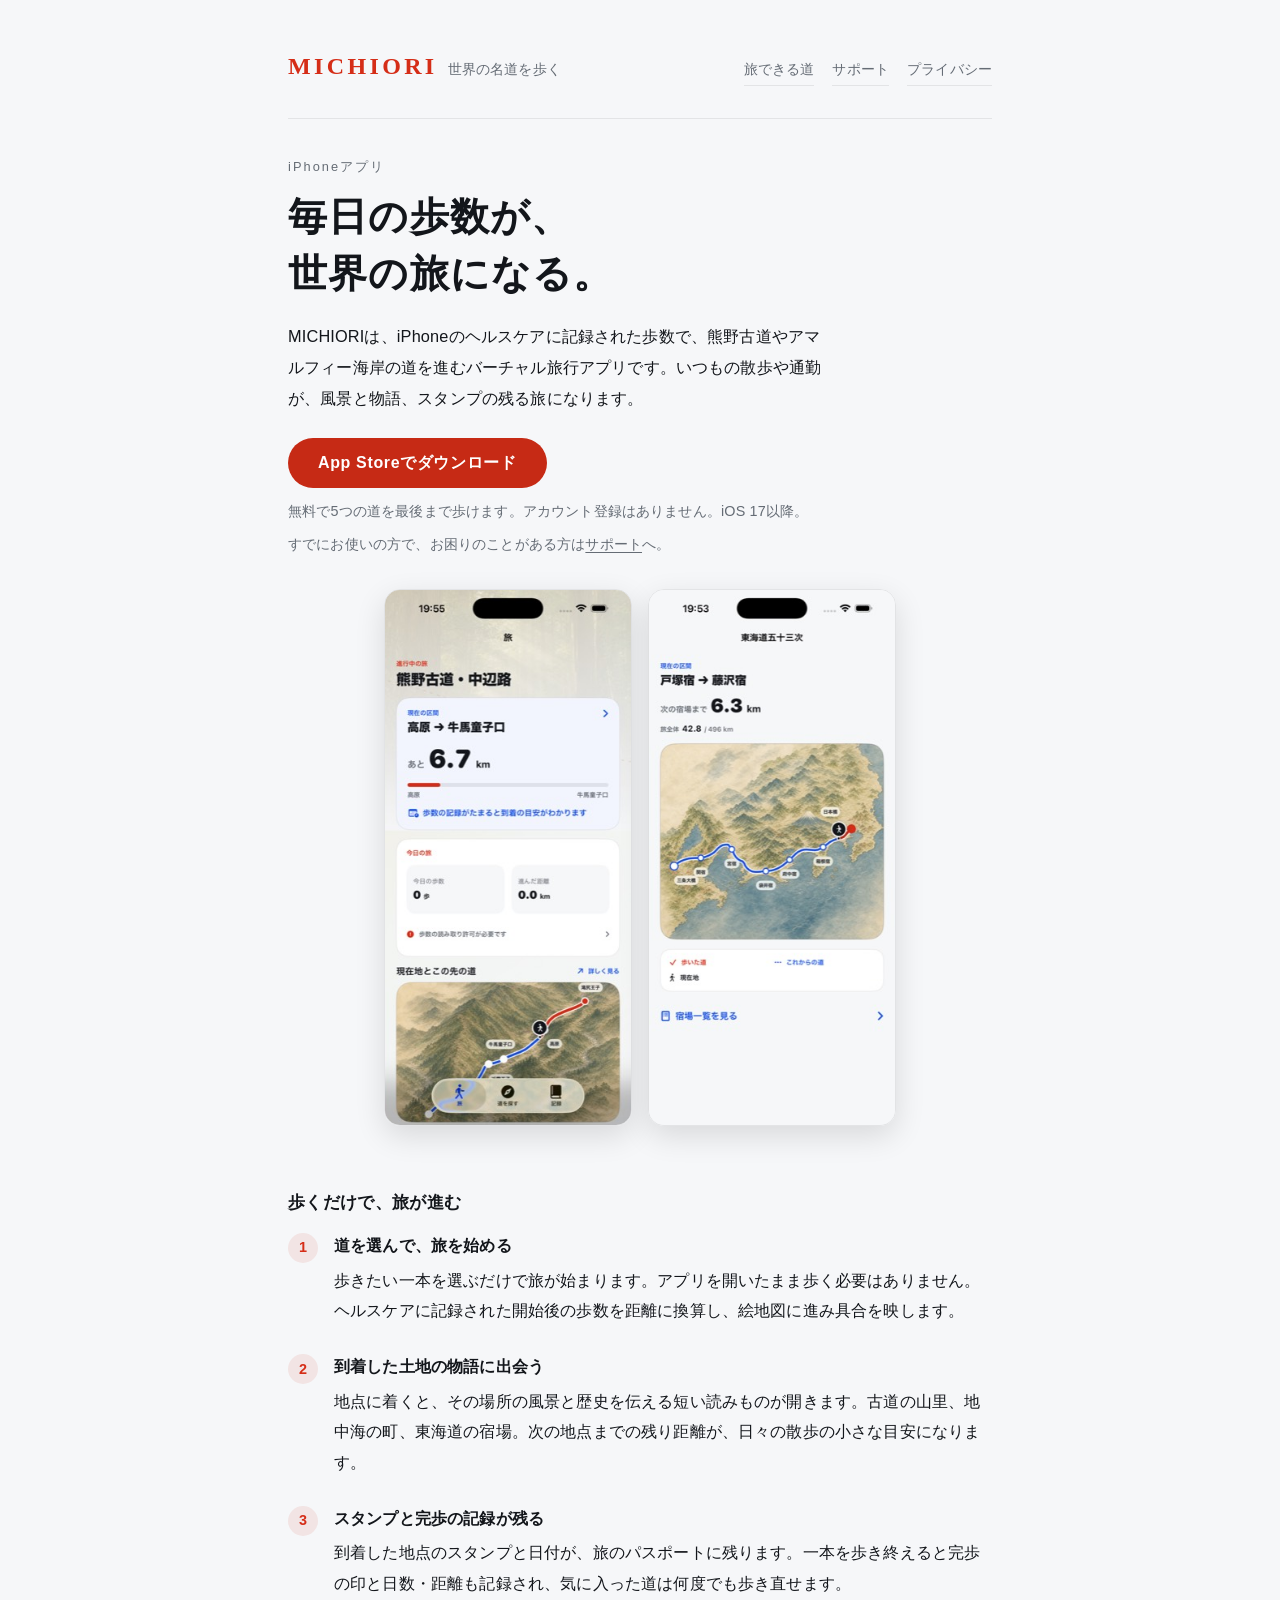
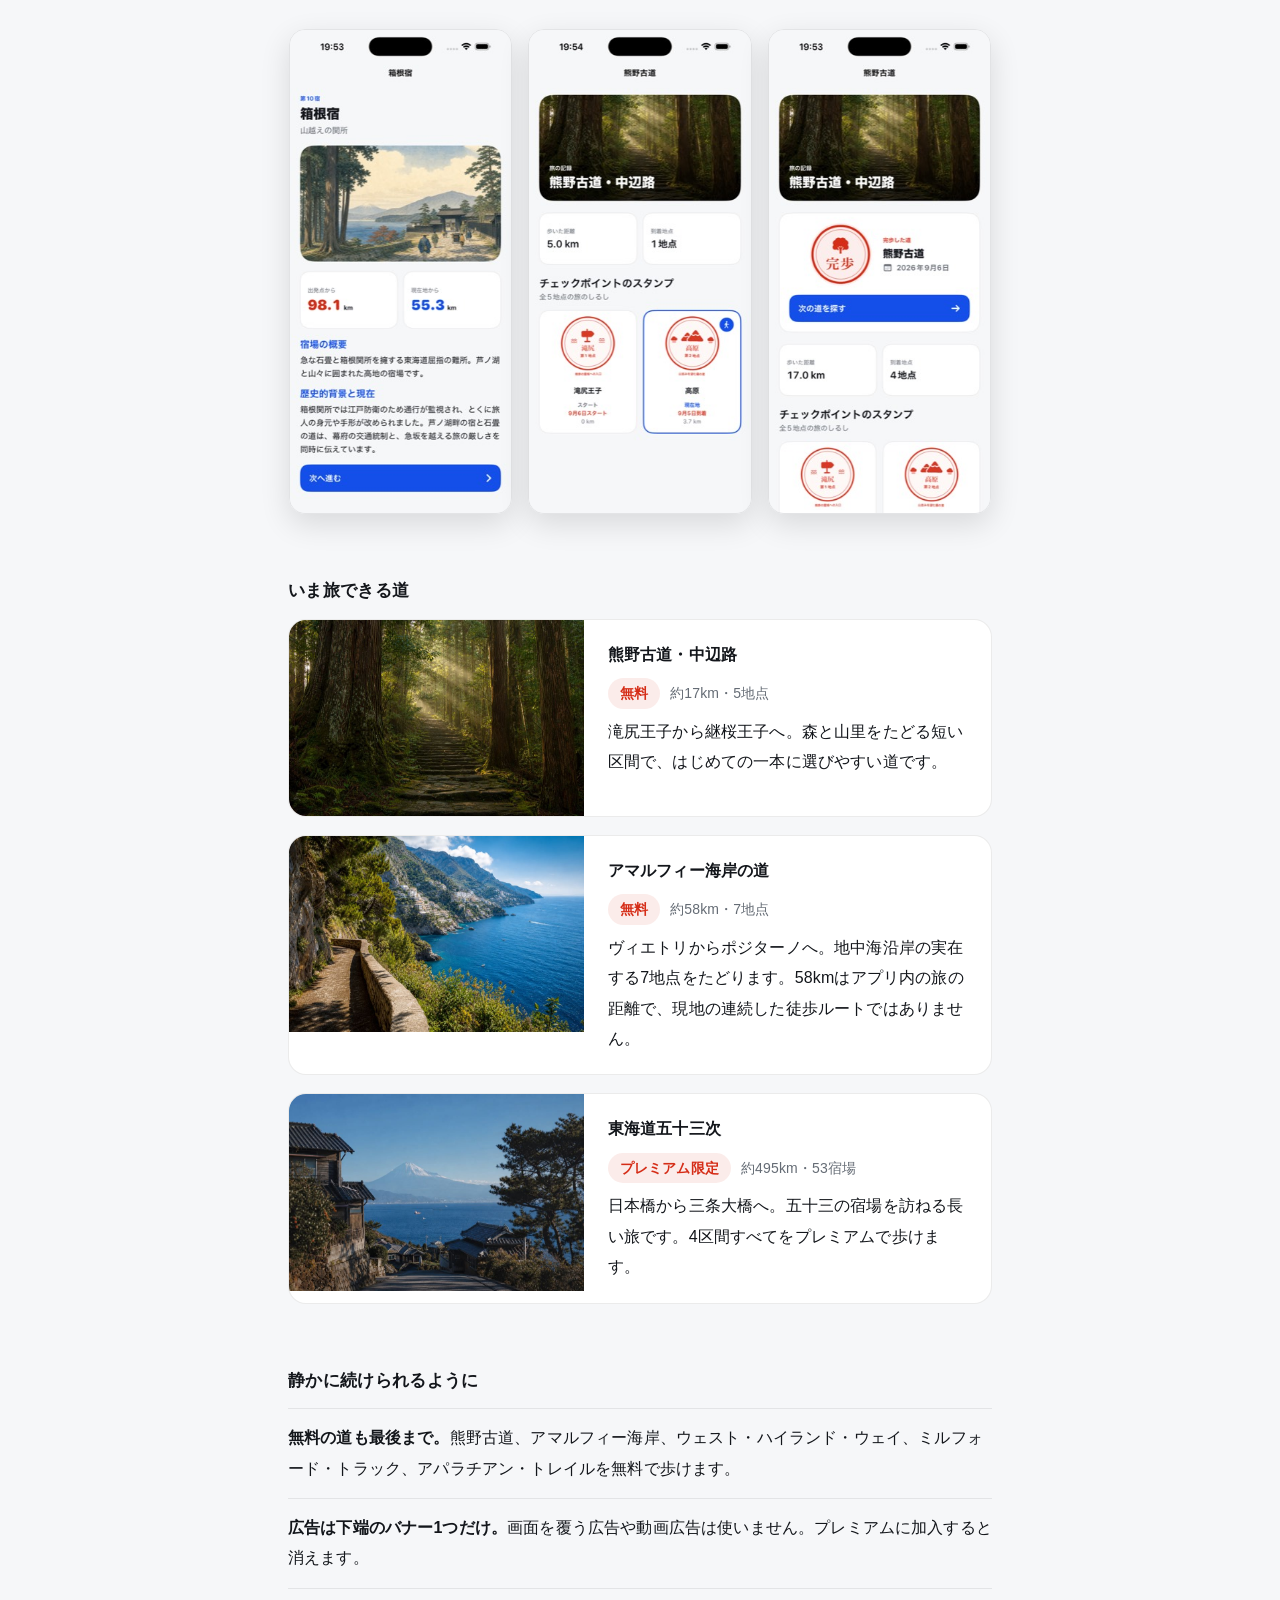
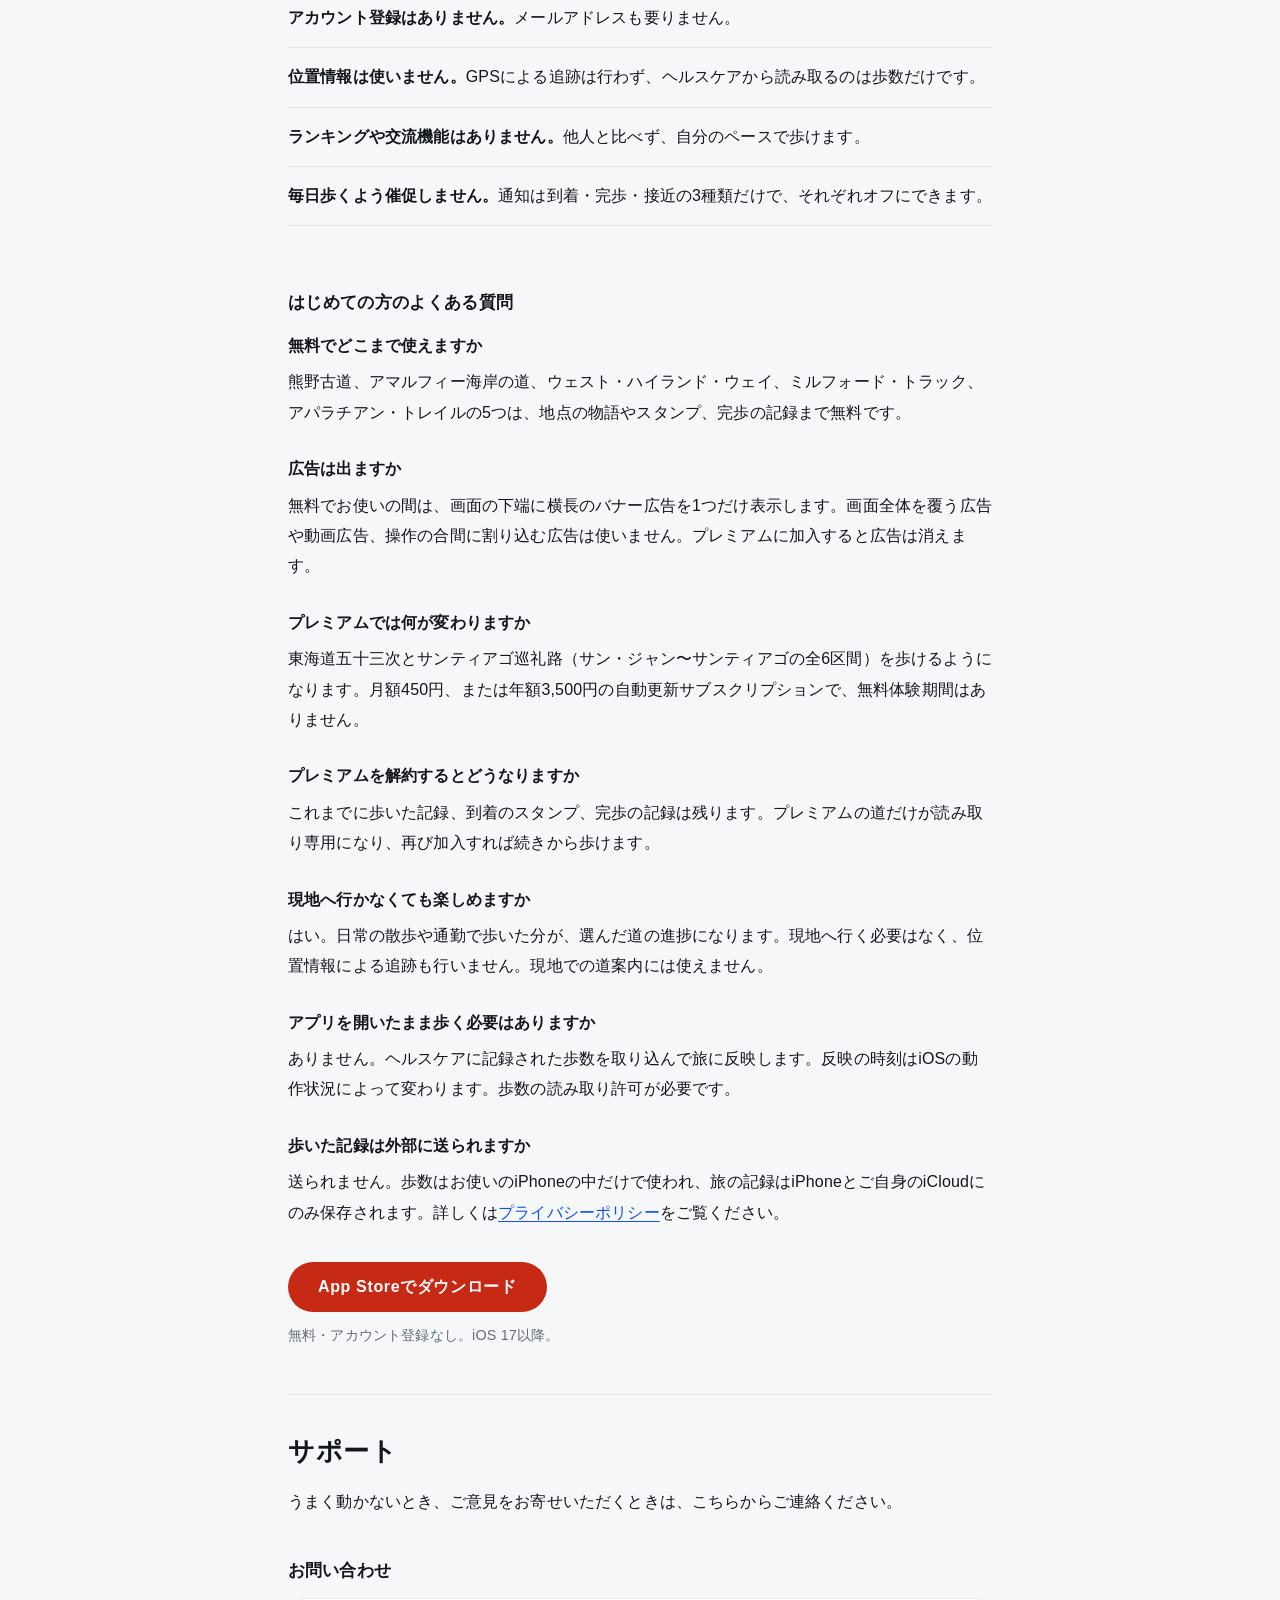
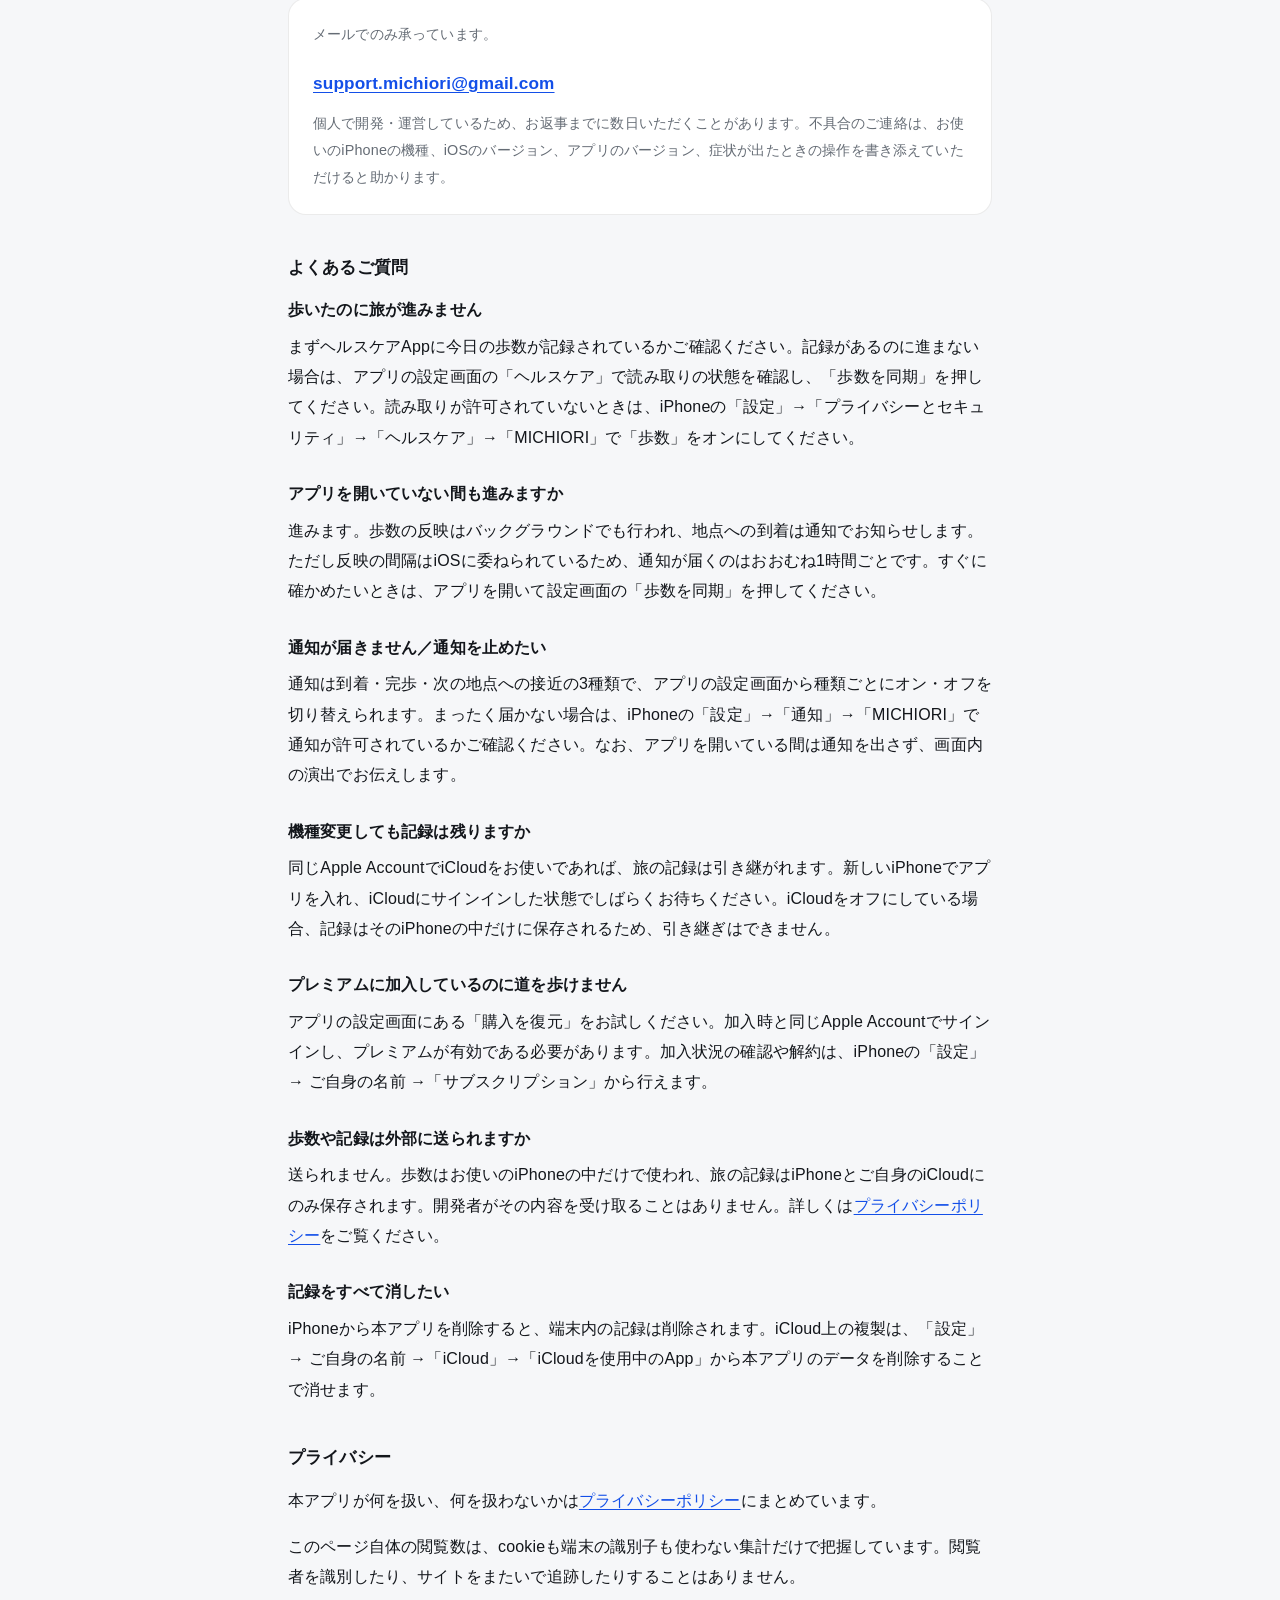
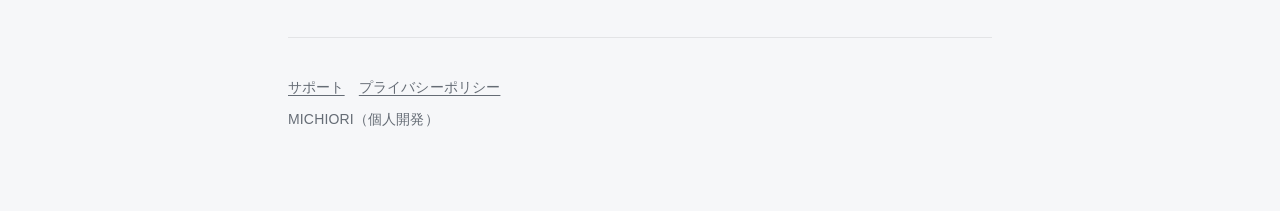
<file: index.html>
<!doctype html>
<html lang="ja">
  <head>
    <meta charset="utf-8" />
    <meta name="viewport" content="width=device-width, initial-scale=1" />
    <title>MICHIORI｜歩数で世界の名道を旅する iPhoneアプリ</title>
    <meta
      name="description"
      content="MICHIORIは、iPhoneのヘルスケアに記録された歩数で世界の名道を進むバーチャル旅行アプリ。到着した土地の風景と物語、スタンプが旅のパスポートに残ります。4つの道は最後まで無料。アカウント登録はありません。"
    />
    <meta name="apple-itunes-app" content="app-id=6800734656" />
    <link rel="canonical" href="https://michiori.pages.dev/" />
    <link rel="icon" href="images/favicon.png" sizes="64x64" />
    <link rel="apple-touch-icon" href="images/apple-touch-icon.png" />
    <meta name="theme-color" content="#f6f7f9" media="(prefers-color-scheme: light)" />
    <meta name="theme-color" content="#14161a" media="(prefers-color-scheme: dark)" />

    <meta property="og:type" content="website" />
    <meta property="og:site_name" content="MICHIORI" />
    <meta property="og:url" content="https://michiori.pages.dev/" />
    <meta property="og:title" content="MICHIORI｜歩数で世界の名道を旅する" />
    <meta
      property="og:description"
      content="いつもの散歩で、熊野古道やアマルフィー海岸を旅しませんか。毎日の歩数で絵地図を進み、到着した土地の風景と物語、スタンプを集めるバーチャル旅行アプリ。4つの道は最後まで無料。"
    />
    <meta property="og:image" content="https://michiori.pages.dev/images/ogp.jpg" />
    <meta property="og:image:width" content="1200" />
    <meta property="og:image:height" content="630" />
    <meta property="og:locale" content="ja_JP" />
    <meta name="twitter:card" content="summary_large_image" />

    <link rel="stylesheet" href="style.css" />
  </head>
  <body>
    <div class="wrap">
      <header class="site">
        <a class="brand" href="./">
          <span class="mark">MICHIORI</span>
          <span class="tag">世界の名道を歩く</span>
        </a>
        <nav class="site-nav" aria-label="ページ内">
          <a href="#routes">旅できる道</a>
          <a href="#support">サポート</a>
          <a href="privacy-policy.html">プライバシー</a>
        </nav>
      </header>

      <main>
        <section class="hero">
          <p class="eyebrow">iPhoneアプリ</p>
          <h1>毎日の歩数が、<br />世界の旅になる。</h1>
          <p class="lead">
            MICHIORIは、iPhoneのヘルスケアに記録された歩数で、熊野古道やアマルフィー海岸の道を進むバーチャル旅行アプリです。いつもの散歩や通勤が、風景と物語、スタンプの残る旅になります。
          </p>
          <p class="cta">
            <a class="button" href="https://apps.apple.com/app/id6800734656">App Storeでダウンロード</a>
          </p>
          <p class="note cta-note">
            無料で5つの道を最後まで歩けます。アカウント登録はありません。iOS 17以降。
          </p>
          <p class="note support-hint">
            すでにお使いの方で、お困りのことがある方は<a href="#support">サポート</a>へ。
          </p>
          <div class="shots hero-shots">
            <img
              src="images/screen-journey.jpg"
              width="660"
              height="1434"
              alt="熊野古道・中辺路の旅の画面。高原から牛馬童子口まであと6.7kmと表示されている"
            />
            <img
              src="images/screen-map.jpg"
              width="660"
              height="1434"
              alt="東海道五十三次の絵地図。歩いた道と、これからの道が色分けして描かれている"
            />
          </div>
        </section>

        <section class="steps" id="how">
          <h2>歩くだけで、旅が進む</h2>
          <ol class="step-list">
            <li>
              <h3>道を選んで、旅を始める</h3>
              <p>
                歩きたい一本を選ぶだけで旅が始まります。アプリを開いたまま歩く必要はありません。ヘルスケアに記録された開始後の歩数を距離に換算し、絵地図に進み具合を映します。
              </p>
            </li>
            <li>
              <h3>到着した土地の物語に出会う</h3>
              <p>
                地点に着くと、その場所の風景と歴史を伝える短い読みものが開きます。古道の山里、地中海の町、東海道の宿場。次の地点までの残り距離が、日々の散歩の小さな目安になります。
              </p>
            </li>
            <li>
              <h3>スタンプと完歩の記録が残る</h3>
              <p>
                到着した地点のスタンプと日付が、旅のパスポートに残ります。一本を歩き終えると完歩の印と日数・距離も記録され、気に入った道は何度でも歩き直せます。
              </p>
            </li>
          </ol>
          <div class="shots">
            <img
              src="images/screen-checkpoint.jpg"
              width="660"
              height="1434"
              alt="東海道の箱根宿の読みもの画面。峠の風景画と、宿場の概要・歴史が並んでいる"
            />
            <img
              src="images/screen-passport.jpg"
              width="660"
              height="1434"
              alt="旅のパスポート画面。熊野古道のチェックポイントのスタンプが日付とともに並んでいる"
            />
            <img
              src="images/screen-completed.jpg"
              width="660"
              height="1434"
              alt="熊野古道を歩き終えた画面。完歩の印と、17.0km・4地点の記録が表示されている"
            />
          </div>
        </section>

        <section id="routes">
          <h2>いま旅できる道</h2>
          <div class="routes">
            <article class="route">
              <img
                src="images/route-kumano.jpg"
                width="880"
                height="587"
                loading="lazy"
                alt="熊野古道の杉木立に射し込む光と、苔むした石段"
              />
              <div class="route-body">
                <h3>熊野古道・中辺路</h3>
                <p class="meta"><span class="price free">無料</span><span>約17km・5地点</span></p>
                <p>
                  滝尻王子から継桜王子へ。森と山里をたどる短い区間で、はじめての一本に選びやすい道です。
                </p>
              </div>
            </article>

            <article class="route">
              <img
                src="images/route-amalfi.jpg"
                width="880"
                height="587"
                loading="lazy"
                alt="アマルフィー海岸の遊歩道から見た、崖沿いの町と地中海"
              />
              <div class="route-body">
                <h3>アマルフィー海岸の道</h3>
                <p class="meta"><span class="price free">無料</span><span>約58km・7地点</span></p>
                <p>
                  ヴィエトリからポジターノへ。地中海沿岸の実在する7地点をたどります。58kmはアプリ内の旅の距離で、現地の連続した徒歩ルートではありません。
                </p>
              </div>
            </article>

            <article class="route">
              <img
                src="images/route-tokaido.jpg"
                width="880"
                height="587"
                loading="lazy"
                alt="海沿いの街道から富士山を望む、東海道の風景"
              />
              <div class="route-body">
                <h3>東海道五十三次</h3>
                <p class="meta"><span class="price">プレミアム限定</span><span>約495km・53宿場</span></p>
                <p>
                  日本橋から三条大橋へ。五十三の宿場を訪ねる長い旅です。4区間すべてをプレミアムで歩けます。
                </p>
              </div>
            </article>
          </div>
        </section>

        <section id="quiet">
          <h2>静かに続けられるように</h2>
          <ul class="quiet-list">
            <li><strong>無料の道も最後まで。</strong>熊野古道、アマルフィー海岸、ウェスト・ハイランド・ウェイ、ミルフォード・トラック、アパラチアン・トレイルを無料で歩けます。</li>
            <li><strong>広告は下端のバナー1つだけ。</strong>画面を覆う広告や動画広告は使いません。プレミアムに加入すると消えます。</li>
            <li><strong>アカウント登録はありません。</strong>メールアドレスも要りません。</li>
            <li>
              <strong>位置情報は使いません。</strong>GPSによる追跡は行わず、ヘルスケアから読み取るのは歩数だけです。
            </li>
            <li>
              <strong>ランキングや交流機能はありません。</strong>他人と比べず、自分のペースで歩けます。
            </li>
            <li>
              <strong>毎日歩くよう催促しません。</strong>通知は到着・完歩・接近の3種類だけで、それぞれオフにできます。
            </li>
          </ul>
        </section>

        <section id="faq-start">
          <h2>はじめての方のよくある質問</h2>
          <div class="faq">
            <h3>無料でどこまで使えますか</h3>
            <p>
              熊野古道、アマルフィー海岸の道、ウェスト・ハイランド・ウェイ、ミルフォード・トラック、アパラチアン・トレイルの5つは、地点の物語やスタンプ、完歩の記録まで無料です。
            </p>

            <h3>広告は出ますか</h3>
            <p>
              無料でお使いの間は、画面の下端に横長のバナー広告を1つだけ表示します。画面全体を覆う広告や動画広告、操作の合間に割り込む広告は使いません。プレミアムに加入すると広告は消えます。
            </p>

            <h3>プレミアムでは何が変わりますか</h3>
            <p>
              東海道五十三次とサンティアゴ巡礼路（サン・ジャン〜サンティアゴの全6区間）を歩けるようになります。月額450円、または年額3,500円の自動更新サブスクリプションで、無料体験期間はありません。
            </p>

            <h3>プレミアムを解約するとどうなりますか</h3>
            <p>
              これまでに歩いた記録、到着のスタンプ、完歩の記録は残ります。プレミアムの道だけが読み取り専用になり、再び加入すれば続きから歩けます。
            </p>

            <h3>現地へ行かなくても楽しめますか</h3>
            <p>
              はい。日常の散歩や通勤で歩いた分が、選んだ道の進捗になります。現地へ行く必要はなく、位置情報による追跡も行いません。現地での道案内には使えません。
            </p>

            <h3>アプリを開いたまま歩く必要はありますか</h3>
            <p>
              ありません。ヘルスケアに記録された歩数を取り込んで旅に反映します。反映の時刻はiOSの動作状況によって変わります。歩数の読み取り許可が必要です。
            </p>

            <h3>歩いた記録は外部に送られますか</h3>
            <p>
              送られません。歩数はお使いのiPhoneの中だけで使われ、旅の記録はiPhoneとご自身のiCloudにのみ保存されます。詳しくは<a href="privacy-policy.html">プライバシーポリシー</a>をご覧ください。
            </p>
          </div>
          <p class="cta cta-tail">
            <a class="button" href="https://apps.apple.com/app/id6800734656">App Storeでダウンロード</a>
          </p>
          <p class="note cta-note">無料・アカウント登録なし。iOS 17以降。</p>
        </section>

        <hr />

        <section id="support">
          <h2 class="section-lead">サポート</h2>
          <p>
            うまく動かないとき、ご意見をお寄せいただくときは、こちらからご連絡ください。
          </p>

          <h3 class="sub">お問い合わせ</h3>
          <div class="card">
            <p class="note">メールでのみ承っています。</p>
            <a class="contact-mail" href="mailto:support.michiori@gmail.com">support.michiori@gmail.com</a>
            <p class="note">
              個人で開発・運営しているため、お返事までに数日いただくことがあります。不具合のご連絡は、お使いのiPhoneの機種、iOSのバージョン、アプリのバージョン、症状が出たときの操作を書き添えていただけると助かります。
            </p>
          </div>

          <h3 class="sub">よくあるご質問</h3>
          <div class="faq">
            <h4>歩いたのに旅が進みません</h4>
            <p>
              まずヘルスケアAppに今日の歩数が記録されているかご確認ください。記録があるのに進まない場合は、アプリの設定画面の「ヘルスケア」で読み取りの状態を確認し、「歩数を同期」を押してください。読み取りが許可されていないときは、iPhoneの「設定」→「プライバシーとセキュリティ」→「ヘルスケア」→「MICHIORI」で「歩数」をオンにしてください。
            </p>

            <h4>アプリを開いていない間も進みますか</h4>
            <p>
              進みます。歩数の反映はバックグラウンドでも行われ、地点への到着は通知でお知らせします。ただし反映の間隔はiOSに委ねられているため、通知が届くのはおおむね1時間ごとです。すぐに確かめたいときは、アプリを開いて設定画面の「歩数を同期」を押してください。
            </p>

            <h4>通知が届きません／通知を止めたい</h4>
            <p>
              通知は到着・完歩・次の地点への接近の3種類で、アプリの設定画面から種類ごとにオン・オフを切り替えられます。まったく届かない場合は、iPhoneの「設定」→「通知」→「MICHIORI」で通知が許可されているかご確認ください。なお、アプリを開いている間は通知を出さず、画面内の演出でお伝えします。
            </p>

            <h4>機種変更しても記録は残りますか</h4>
            <p>
              同じApple AccountでiCloudをお使いであれば、旅の記録は引き継がれます。新しいiPhoneでアプリを入れ、iCloudにサインインした状態でしばらくお待ちください。iCloudをオフにしている場合、記録はそのiPhoneの中だけに保存されるため、引き継ぎはできません。
            </p>

            <h4>プレミアムに加入しているのに道を歩けません</h4>
            <p>
              アプリの設定画面にある「購入を復元」をお試しください。加入時と同じApple Accountでサインインし、プレミアムが有効である必要があります。加入状況の確認や解約は、iPhoneの「設定」→ ご自身の名前 →「サブスクリプション」から行えます。
            </p>

            <h4>歩数や記録は外部に送られますか</h4>
            <p>
              送られません。歩数はお使いのiPhoneの中だけで使われ、旅の記録はiPhoneとご自身のiCloudにのみ保存されます。開発者がその内容を受け取ることはありません。詳しくは<a href="privacy-policy.html">プライバシーポリシー</a>をご覧ください。
            </p>

            <h4>記録をすべて消したい</h4>
            <p>
              iPhoneから本アプリを削除すると、端末内の記録は削除されます。iCloud上の複製は、「設定」→ ご自身の名前 →「iCloud」→「iCloudを使用中のApp」から本アプリのデータを削除することで消せます。
            </p>
          </div>

          <h3 class="sub">プライバシー</h3>
          <p>
            本アプリが何を扱い、何を扱わないかは<a href="privacy-policy.html">プライバシーポリシー</a>にまとめています。
          </p>
          <p>
            このページ自体の閲覧数は、cookieも端末の識別子も使わない集計だけで把握しています。閲覧者を識別したり、サイトをまたいで追跡したりすることはありません。
          </p>
        </section>
      </main>

      <hr />
      <footer class="site">
        <p>
          <a href="#support">サポート</a>　<a href="privacy-policy.html">プライバシーポリシー</a>
        </p>
        <p>MICHIORI（個人開発）</p>
      </footer>
    </div>
  </body>
</html>
</file>
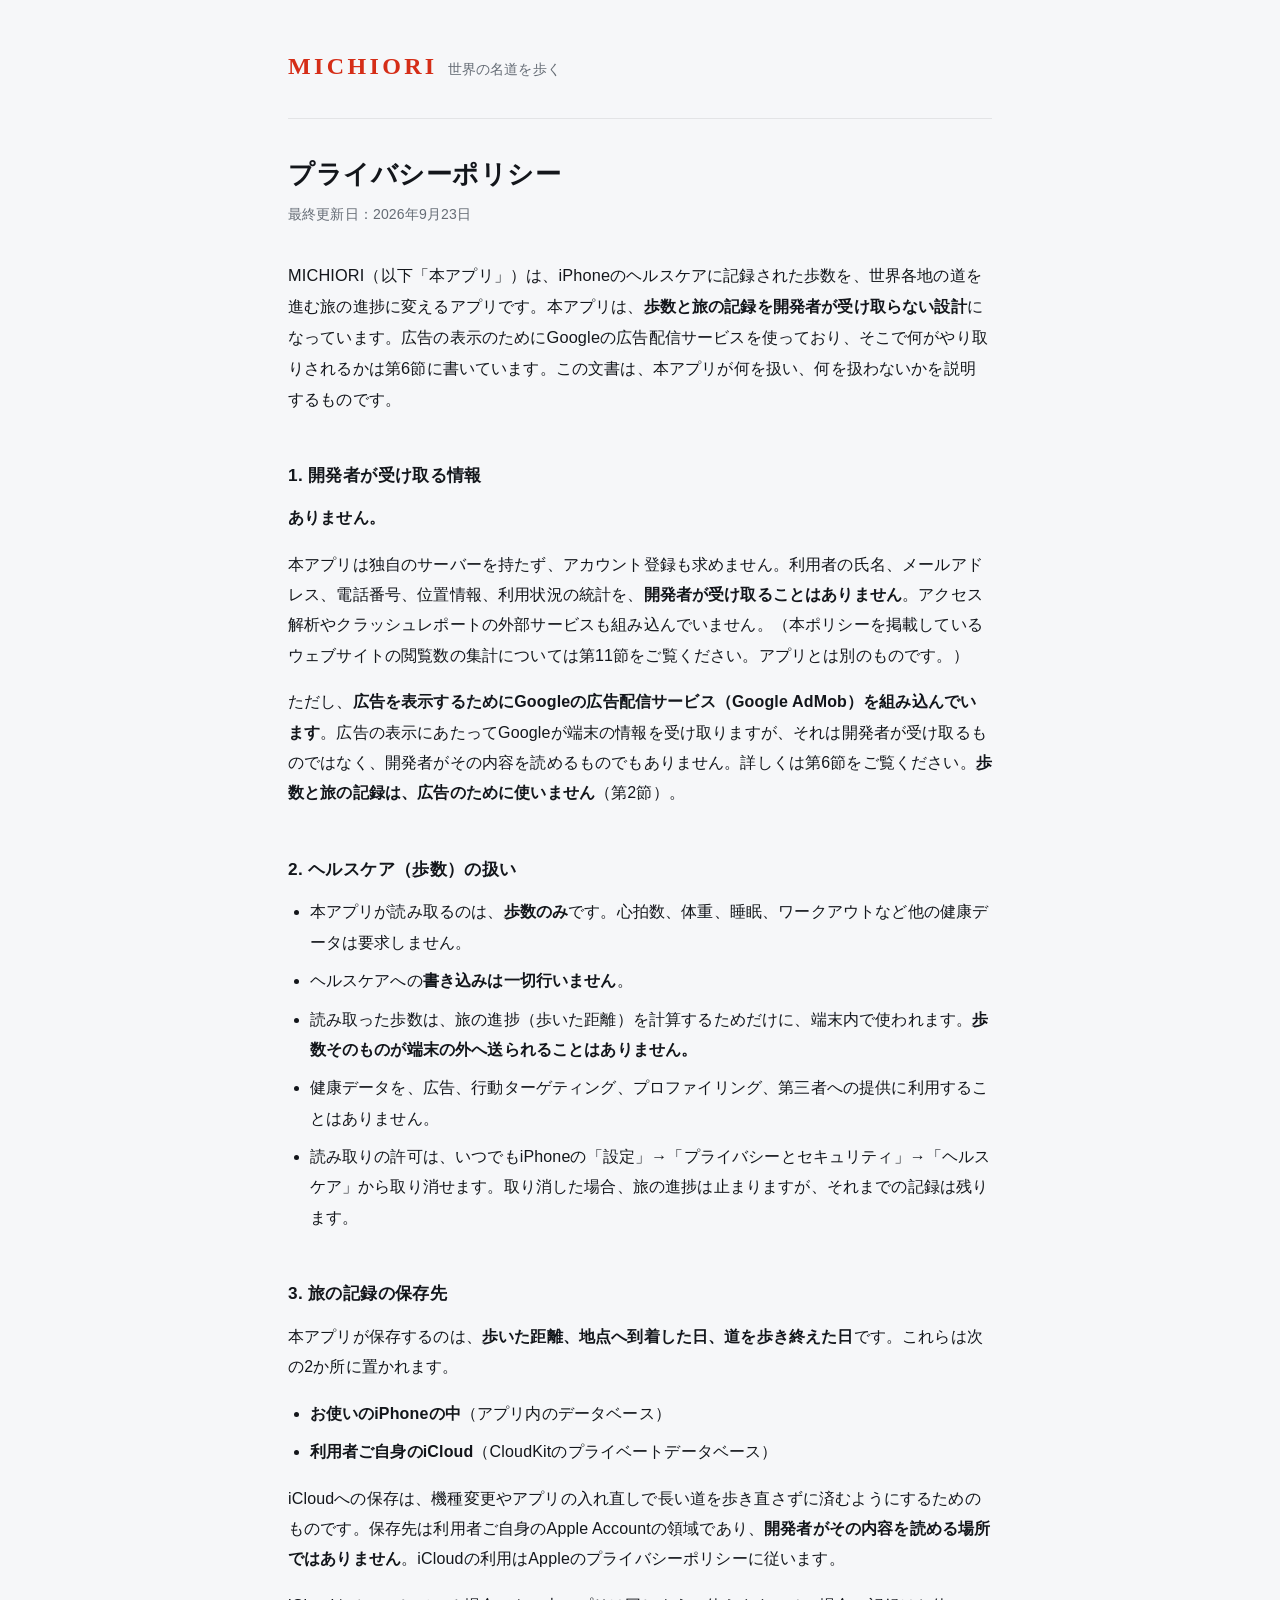
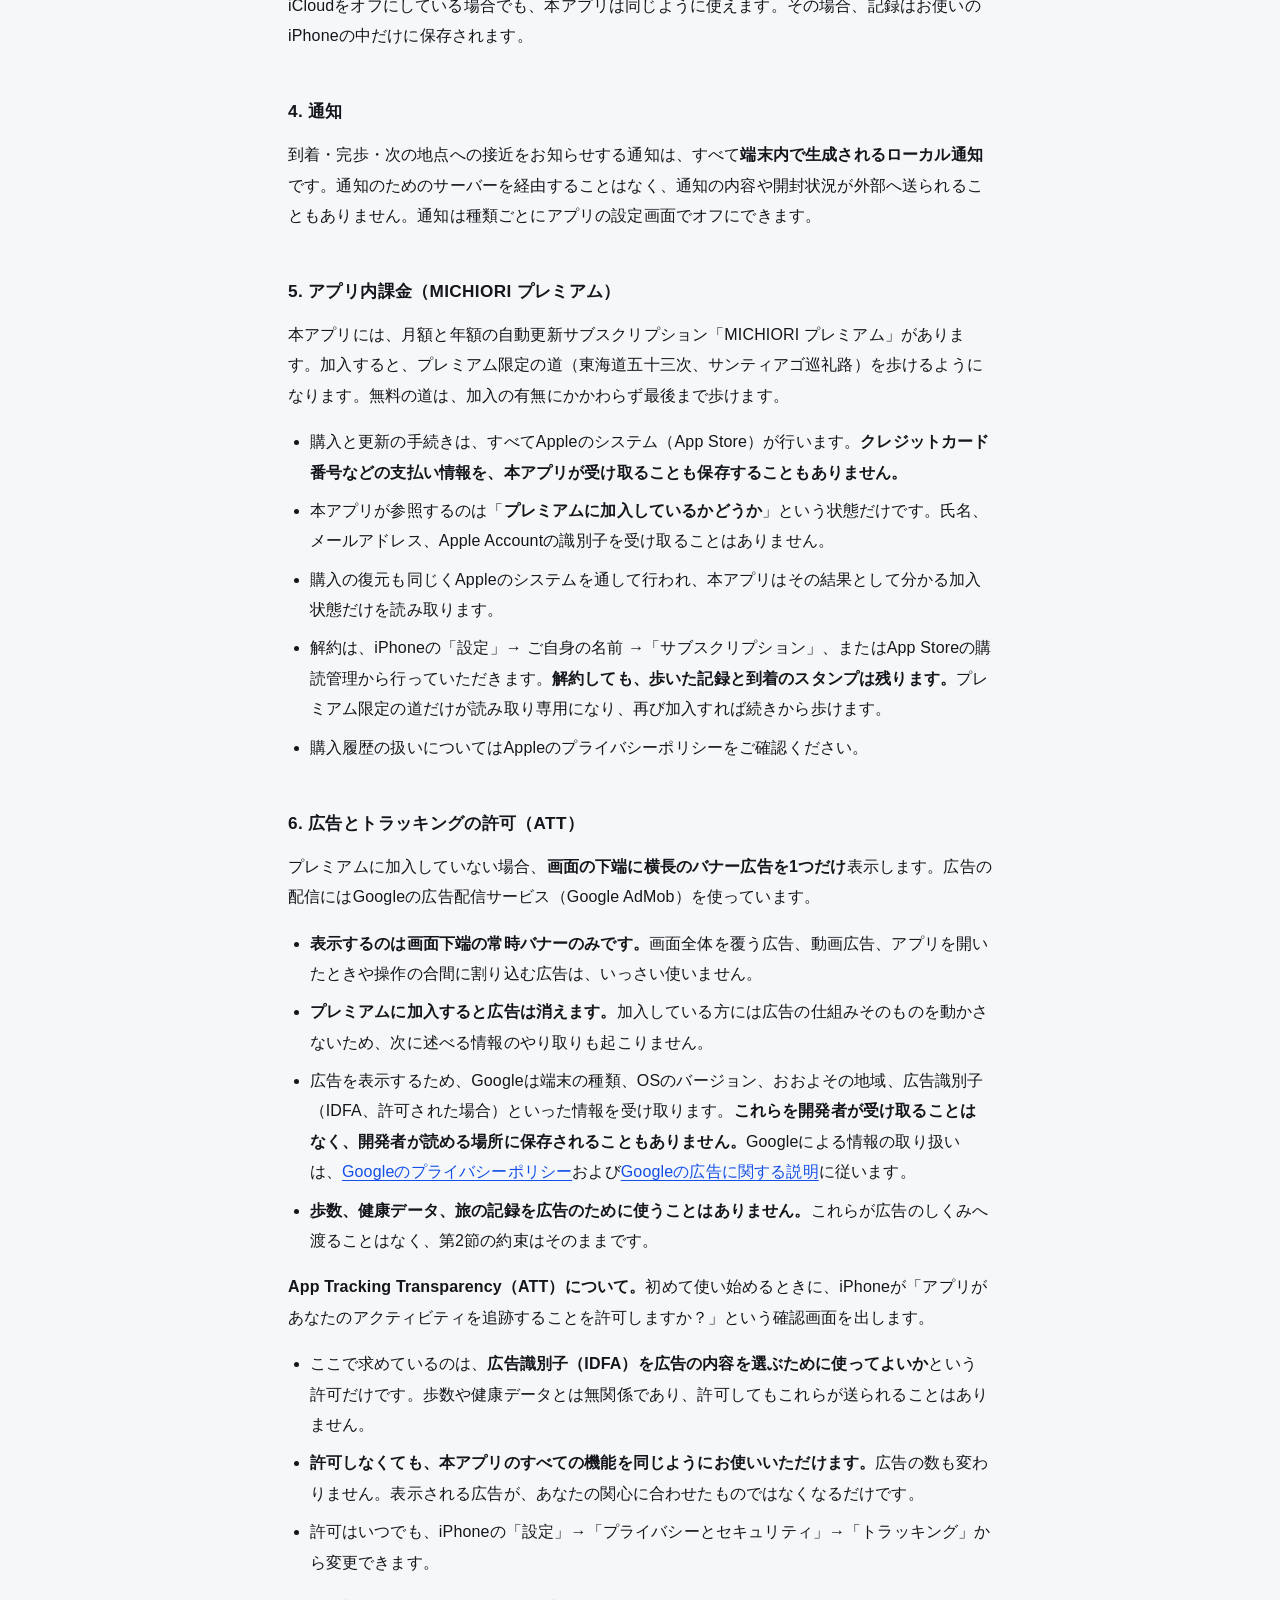
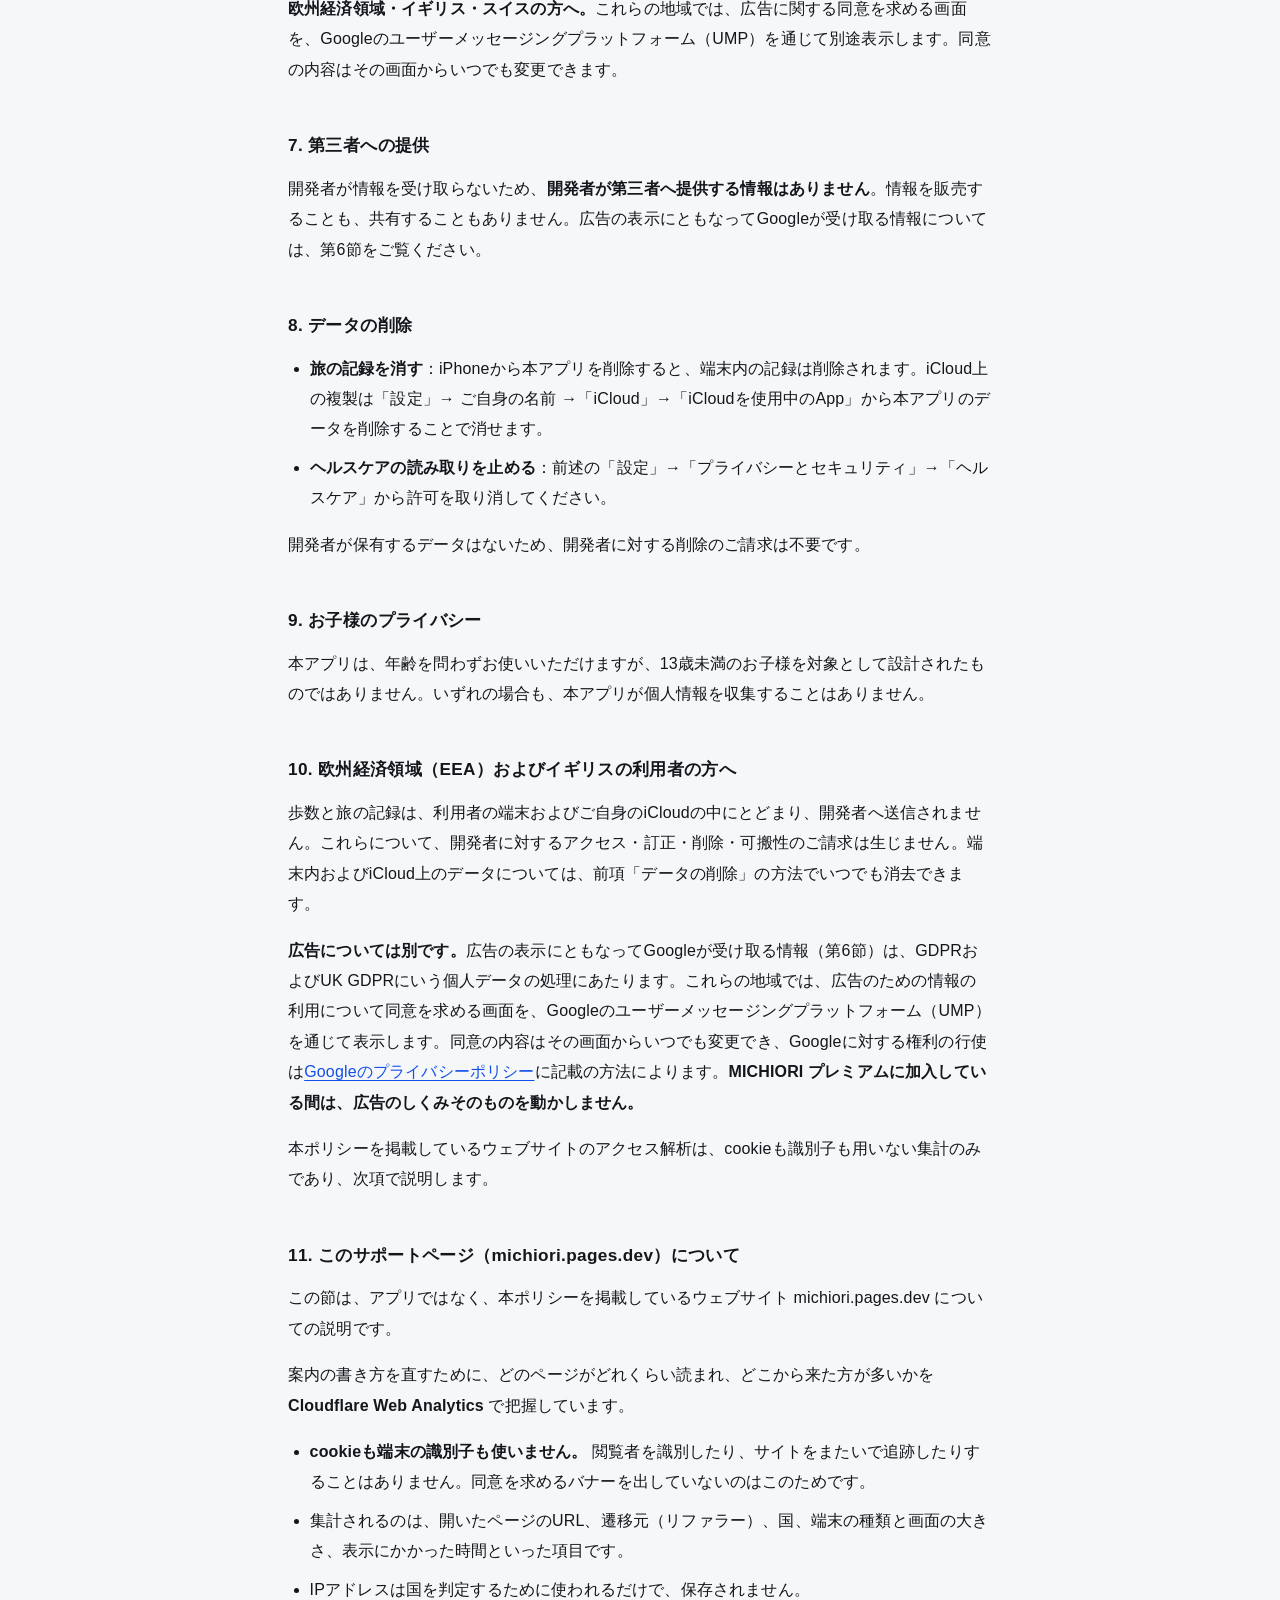
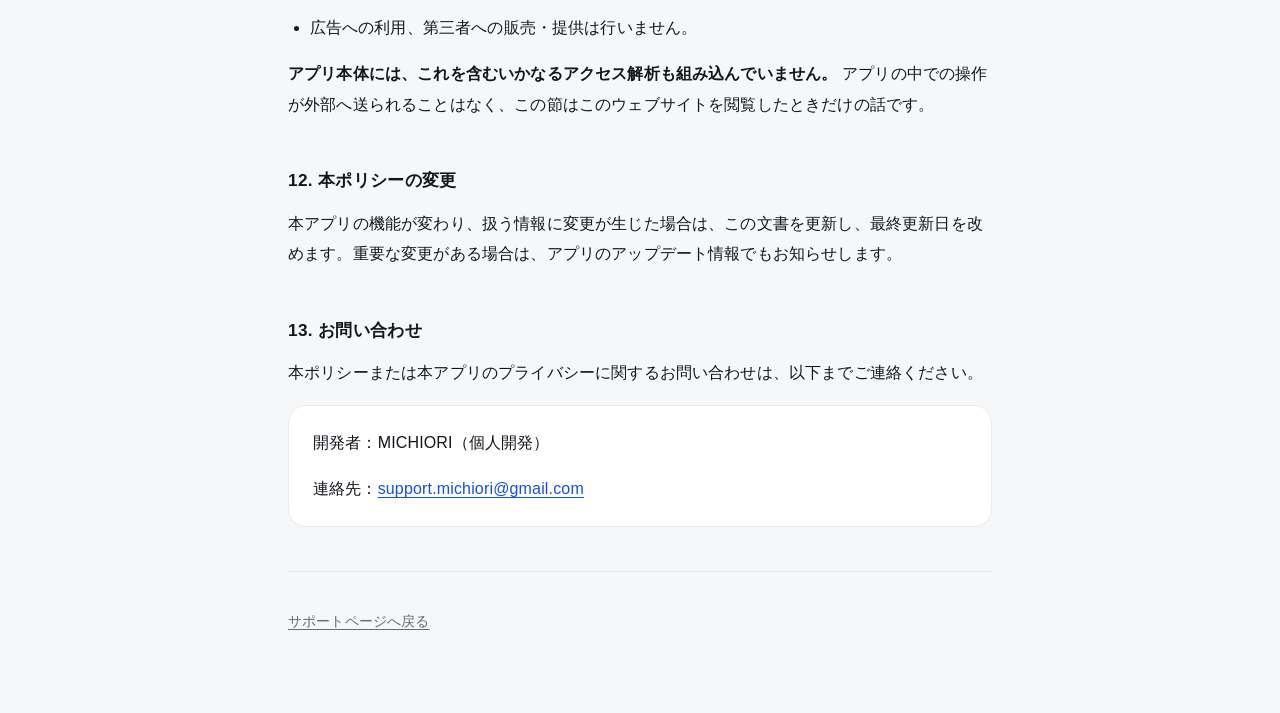
<file: privacy-policy.html>
<!doctype html>
<html lang="ja">
  <head>
    <meta charset="utf-8" />
    <meta name="viewport" content="width=device-width, initial-scale=1" />
    <title>プライバシーポリシー｜MICHIORI</title>
    <meta
      name="description"
      content="iOSアプリMICHIORIのプライバシーポリシー。歩数と旅の記録は端末とご自身のiCloudにとどまり、開発者が受け取ることはありません。"
    />
    <link rel="icon" href="images/favicon.png" sizes="64x64" />
    <link rel="apple-touch-icon" href="images/apple-touch-icon.png" />
    <meta name="theme-color" content="#f6f7f9" media="(prefers-color-scheme: light)" />
    <meta name="theme-color" content="#14161a" media="(prefers-color-scheme: dark)" />
    <link rel="stylesheet" href="style.css" />
  </head>
  <body>
    <div class="wrap">
      <header class="site">
        <a class="brand" href="./">
          <span class="mark">MICHIORI</span>
          <span class="tag">世界の名道を歩く</span>
        </a>
      </header>

      <main>
        <h1>プライバシーポリシー</h1>
        <p class="updated">最終更新日：2026年9月23日</p>

        <p class="lead">
          MICHIORI（以下「本アプリ」）は、iPhoneのヘルスケアに記録された歩数を、世界各地の道を進む旅の進捗に変えるアプリです。本アプリは、<strong>歩数と旅の記録を開発者が受け取らない設計</strong>になっています。広告の表示のためにGoogleの広告配信サービスを使っており、そこで何がやり取りされるかは第6節に書いています。この文書は、本アプリが何を扱い、何を扱わないかを説明するものです。
        </p>

        <h2>1. 開発者が受け取る情報</h2>
        <p><strong>ありません。</strong></p>
        <p>
          本アプリは独自のサーバーを持たず、アカウント登録も求めません。利用者の氏名、メールアドレス、電話番号、位置情報、利用状況の統計を、<strong>開発者が受け取ることはありません</strong>。アクセス解析やクラッシュレポートの外部サービスも組み込んでいません。（本ポリシーを掲載しているウェブサイトの閲覧数の集計については第11節をご覧ください。アプリとは別のものです。）
        </p>
        <p>
          ただし、<strong>広告を表示するためにGoogleの広告配信サービス（Google AdMob）を組み込んでいます</strong>。広告の表示にあたってGoogleが端末の情報を受け取りますが、それは開発者が受け取るものではなく、開発者がその内容を読めるものでもありません。詳しくは第6節をご覧ください。<strong>歩数と旅の記録は、広告のために使いません</strong>（第2節）。
        </p>

        <h2>2. ヘルスケア（歩数）の扱い</h2>
        <ul>
          <li>
            本アプリが読み取るのは、<strong>歩数のみ</strong>です。心拍数、体重、睡眠、ワークアウトなど他の健康データは要求しません。
          </li>
          <li>ヘルスケアへの<strong>書き込みは一切行いません</strong>。</li>
          <li>
            読み取った歩数は、旅の進捗（歩いた距離）を計算するためだけに、端末内で使われます。<strong>歩数そのものが端末の外へ送られることはありません。</strong>
          </li>
          <li>健康データを、広告、行動ターゲティング、プロファイリング、第三者への提供に利用することはありません。</li>
          <li>
            読み取りの許可は、いつでもiPhoneの「設定」→「プライバシーとセキュリティ」→「ヘルスケア」から取り消せます。取り消した場合、旅の進捗は止まりますが、それまでの記録は残ります。
          </li>
        </ul>

        <h2>3. 旅の記録の保存先</h2>
        <p>
          本アプリが保存するのは、<strong>歩いた距離、地点へ到着した日、道を歩き終えた日</strong>です。これらは次の2か所に置かれます。
        </p>
        <ul>
          <li><strong>お使いのiPhoneの中</strong>（アプリ内のデータベース）</li>
          <li><strong>利用者ご自身のiCloud</strong>（CloudKitのプライベートデータベース）</li>
        </ul>
        <p>
          iCloudへの保存は、機種変更やアプリの入れ直しで長い道を歩き直さずに済むようにするためのものです。保存先は利用者ご自身のApple Accountの領域であり、<strong>開発者がその内容を読める場所ではありません</strong>。iCloudの利用はAppleのプライバシーポリシーに従います。
        </p>
        <p>
          iCloudをオフにしている場合でも、本アプリは同じように使えます。その場合、記録はお使いのiPhoneの中だけに保存されます。
        </p>

        <h2>4. 通知</h2>
        <p>
          到着・完歩・次の地点への接近をお知らせする通知は、すべて<strong>端末内で生成されるローカル通知</strong>です。通知のためのサーバーを経由することはなく、通知の内容や開封状況が外部へ送られることもありません。通知は種類ごとにアプリの設定画面でオフにできます。
        </p>

        <h2>5. アプリ内課金（MICHIORI プレミアム）</h2>
        <p>
          本アプリには、月額と年額の自動更新サブスクリプション「MICHIORI プレミアム」があります。加入すると、プレミアム限定の道（東海道五十三次、サンティアゴ巡礼路）を歩けるようになります。無料の道は、加入の有無にかかわらず最後まで歩けます。
        </p>
        <ul>
          <li>購入と更新の手続きは、すべてAppleのシステム（App Store）が行います。<strong>クレジットカード番号などの支払い情報を、本アプリが受け取ることも保存することもありません。</strong></li>
          <li>本アプリが参照するのは「<strong>プレミアムに加入しているかどうか</strong>」という状態だけです。氏名、メールアドレス、Apple Accountの識別子を受け取ることはありません。</li>
          <li>購入の復元も同じくAppleのシステムを通して行われ、本アプリはその結果として分かる加入状態だけを読み取ります。</li>
          <li>解約は、iPhoneの「設定」→ ご自身の名前 →「サブスクリプション」、またはApp Storeの購読管理から行っていただきます。<strong>解約しても、歩いた記録と到着のスタンプは残ります。</strong>プレミアム限定の道だけが読み取り専用になり、再び加入すれば続きから歩けます。</li>
          <li>購入履歴の扱いについてはAppleのプライバシーポリシーをご確認ください。</li>
        </ul>

        <h2>6. 広告とトラッキングの許可（ATT）</h2>
        <p>
          プレミアムに加入していない場合、<strong>画面の下端に横長のバナー広告を1つだけ</strong>表示します。広告の配信にはGoogleの広告配信サービス（Google AdMob）を使っています。
        </p>
        <ul>
          <li>
            <strong>表示するのは画面下端の常時バナーのみです。</strong>画面全体を覆う広告、動画広告、アプリを開いたときや操作の合間に割り込む広告は、いっさい使いません。
          </li>
          <li>
            <strong>プレミアムに加入すると広告は消えます。</strong>加入している方には広告の仕組みそのものを動かさないため、次に述べる情報のやり取りも起こりません。
          </li>
          <li>
            広告を表示するため、Googleは端末の種類、OSのバージョン、おおよその地域、広告識別子（IDFA、許可された場合）といった情報を受け取ります。<strong>これらを開発者が受け取ることはなく、開発者が読める場所に保存されることもありません。</strong>Googleによる情報の取り扱いは、<a href="https://policies.google.com/privacy">Googleのプライバシーポリシー</a>および<a href="https://policies.google.com/technologies/partner-sites">Googleの広告に関する説明</a>に従います。
          </li>
          <li>
            <strong>歩数、健康データ、旅の記録を広告のために使うことはありません。</strong>これらが広告のしくみへ渡ることはなく、第2節の約束はそのままです。
          </li>
        </ul>
        <p>
          <strong>App Tracking Transparency（ATT）について。</strong>初めて使い始めるときに、iPhoneが「アプリがあなたのアクティビティを追跡することを許可しますか？」という確認画面を出します。
        </p>
        <ul>
          <li>
            ここで求めているのは、<strong>広告識別子（IDFA）を広告の内容を選ぶために使ってよいか</strong>という許可だけです。歩数や健康データとは無関係であり、許可してもこれらが送られることはありません。
          </li>
          <li>
            <strong>許可しなくても、本アプリのすべての機能を同じようにお使いいただけます。</strong>広告の数も変わりません。表示される広告が、あなたの関心に合わせたものではなくなるだけです。
          </li>
          <li>
            許可はいつでも、iPhoneの「設定」→「プライバシーとセキュリティ」→「トラッキング」から変更できます。
          </li>
        </ul>
        <p>
          <strong>欧州経済領域・イギリス・スイスの方へ。</strong>これらの地域では、広告に関する同意を求める画面を、Googleのユーザーメッセージングプラットフォーム（UMP）を通じて別途表示します。同意の内容はその画面からいつでも変更できます。
        </p>

        <h2>7. 第三者への提供</h2>
        <p>
          開発者が情報を受け取らないため、<strong>開発者が第三者へ提供する情報はありません</strong>。情報を販売することも、共有することもありません。広告の表示にともなってGoogleが受け取る情報については、第6節をご覧ください。
        </p>

        <h2>8. データの削除</h2>
        <ul>
          <li>
            <strong>旅の記録を消す</strong>：iPhoneから本アプリを削除すると、端末内の記録は削除されます。iCloud上の複製は「設定」→ ご自身の名前 →「iCloud」→「iCloudを使用中のApp」から本アプリのデータを削除することで消せます。
          </li>
          <li>
            <strong>ヘルスケアの読み取りを止める</strong>：前述の「設定」→「プライバシーとセキュリティ」→「ヘルスケア」から許可を取り消してください。
          </li>
        </ul>
        <p>開発者が保有するデータはないため、開発者に対する削除のご請求は不要です。</p>

        <h2>9. お子様のプライバシー</h2>
        <p>
          本アプリは、年齢を問わずお使いいただけますが、13歳未満のお子様を対象として設計されたものではありません。いずれの場合も、本アプリが個人情報を収集することはありません。
        </p>

        <h2>10. 欧州経済領域（EEA）およびイギリスの利用者の方へ</h2>
        <p>
          歩数と旅の記録は、利用者の端末およびご自身のiCloudの中にとどまり、開発者へ送信されません。これらについて、開発者に対するアクセス・訂正・削除・可搬性のご請求は生じません。端末内およびiCloud上のデータについては、前項「データの削除」の方法でいつでも消去できます。
        </p>
        <p>
          <strong>広告については別です。</strong>広告の表示にともなってGoogleが受け取る情報（第6節）は、GDPRおよびUK GDPRにいう個人データの処理にあたります。これらの地域では、広告のための情報の利用について同意を求める画面を、Googleのユーザーメッセージングプラットフォーム（UMP）を通じて表示します。同意の内容はその画面からいつでも変更でき、Googleに対する権利の行使は<a href="https://policies.google.com/privacy">Googleのプライバシーポリシー</a>に記載の方法によります。<strong>MICHIORI プレミアムに加入している間は、広告のしくみそのものを動かしません。</strong>
        </p>
        <p>
          本ポリシーを掲載しているウェブサイトのアクセス解析は、cookieも識別子も用いない集計のみであり、次項で説明します。
        </p>

        <h2>11. このサポートページ（michiori.pages.dev）について</h2>
        <p>
          この節は、アプリではなく、本ポリシーを掲載しているウェブサイト
          michiori.pages.dev についての説明です。
        </p>
        <p>
          案内の書き方を直すために、どのページがどれくらい読まれ、どこから来た方が多いかを
          <strong>Cloudflare Web Analytics</strong> で把握しています。
        </p>
        <ul>
          <li>
            <strong>cookieも端末の識別子も使いません。</strong>
            閲覧者を識別したり、サイトをまたいで追跡したりすることはありません。同意を求めるバナーを出していないのはこのためです。
          </li>
          <li>
            集計されるのは、開いたページのURL、遷移元（リファラー）、国、端末の種類と画面の大きさ、表示にかかった時間といった項目です。
          </li>
          <li>IPアドレスは国を判定するために使われるだけで、保存されません。</li>
          <li>広告への利用、第三者への販売・提供は行いません。</li>
        </ul>
        <p>
          <strong>アプリ本体には、これを含むいかなるアクセス解析も組み込んでいません。</strong>
          アプリの中での操作が外部へ送られることはなく、この節はこのウェブサイトを閲覧したときだけの話です。
        </p>

        <h2>12. 本ポリシーの変更</h2>
        <p>
          本アプリの機能が変わり、扱う情報に変更が生じた場合は、この文書を更新し、最終更新日を改めます。重要な変更がある場合は、アプリのアップデート情報でもお知らせします。
        </p>

        <h2>13. お問い合わせ</h2>
        <p>本ポリシーまたは本アプリのプライバシーに関するお問い合わせは、以下までご連絡ください。</p>
        <div class="card">
          <p>開発者：MICHIORI（個人開発）</p>
          <p>
            連絡先：<a href="mailto:support.michiori@gmail.com">support.michiori@gmail.com</a>
          </p>
        </div>
      </main>

      <hr />
      <footer class="site">
        <p><a href="./">サポートページへ戻る</a></p>
      </footer>
    </div>
  </body>
</html>
</file>
<file: style.css>
:root {
  --paper: #f6f7f9;
  --surface: #ffffff;
  --text: #13161b;
  --muted: #656c75;
  --blue: #134fe8;
  --vermilion: #d52d17;
  --line: rgba(0, 0, 0, 0.08);
}

@media (prefers-color-scheme: dark) {
  :root {
    --paper: #14161a;
    --surface: #1c1f25;
    --text: #eceef2;
    --muted: #a0a7b2;
    --blue: #7fa0ff;
    --vermilion: #ff7a5e;
    --line: rgba(255, 255, 255, 0.12);
  }
}

* {
  box-sizing: border-box;
}

html {
  -webkit-text-size-adjust: 100%;
}

body {
  margin: 0;
  padding: 0 20px 72px;
  background: var(--paper);
  color: var(--text);
  font-family: -apple-system, BlinkMacSystemFont, "Hiragino Sans", "Noto Sans JP",
    "Yu Gothic", sans-serif;
  font-size: 16px;
  line-height: 1.9;
  letter-spacing: 0.01em;
}

.wrap {
  max-width: 44rem;
  margin: 0 auto;
}

header.site {
  padding: 44px 0 28px;
  border-bottom: 1px solid var(--line);
  margin-bottom: 36px;
}

.brand {
  display: inline-flex;
  align-items: baseline;
  gap: 10px;
  text-decoration: none;
  color: inherit;
}

.brand .mark {
  font-family: "Hiragino Mincho ProN", "Yu Mincho", "Noto Serif JP", serif;
  font-size: 1.5rem;
  font-weight: 600;
  letter-spacing: 0.14em;
  color: var(--vermilion);
}

.brand .tag {
  font-size: 0.875rem;
  color: var(--muted);
}

h1 {
  font-size: 1.6rem;
  line-height: 1.5;
  margin: 0 0 8px;
  letter-spacing: 0.02em;
}

h2 {
  font-size: 1.075rem;
  margin: 40px 0 12px;
  padding-top: 4px;
  letter-spacing: 0.02em;
}

h3 {
  font-size: 1rem;
  margin: 28px 0 6px;
}

p,
ul,
ol {
  margin: 0 0 16px;
}

ul,
ol {
  padding-left: 1.35em;
}

li {
  margin-bottom: 8px;
}

a {
  color: var(--blue);
  text-underline-offset: 3px;
}

strong {
  font-weight: 600;
}

.updated {
  color: var(--muted);
  font-size: 0.875rem;
  margin-bottom: 32px;
}

.lead {
  font-size: 1.02rem;
}

.card {
  background: var(--surface);
  border: 1px solid var(--line);
  border-radius: 18px;
  padding: 22px 24px;
  margin: 0 0 20px;
}

.card p:last-child,
.card ul:last-child {
  margin-bottom: 0;
}

.contact-mail {
  display: inline-block;
  font-size: 1.075rem;
  font-weight: 600;
  margin: 2px 0 10px;
  word-break: break-all;
}

.note {
  color: var(--muted);
  font-size: 0.9rem;
}

.faq h3 {
  margin-top: 26px;
}

.faq h3:first-of-type {
  margin-top: 0;
}

hr {
  border: 0;
  border-top: 1px solid var(--line);
  margin: 44px 0 28px;
}

footer.site {
  color: var(--muted);
  font-size: 0.875rem;
  padding-top: 8px;
}

footer.site a {
  color: var(--muted);
}

/* ------------------------------------------------------------------
   LP（トップページ）用。サポート・ポリシーの既存要素には触れない。
   ------------------------------------------------------------------ */

:root {
  --cta-bg: #c62a15;
  --cta-text: #ffffff;
  --accent-soft: rgba(213, 45, 23, 0.09);
}

@media (prefers-color-scheme: dark) {
  :root {
    --cta-bg: #ff7a5e;
    --cta-text: #241009;
    --accent-soft: rgba(255, 122, 94, 0.13);
  }
}

header.site {
  display: flex;
  flex-wrap: wrap;
  align-items: baseline;
  justify-content: space-between;
  gap: 8px 20px;
}

.site-nav {
  display: flex;
  flex-wrap: wrap;
  gap: 18px;
  font-size: 0.9rem;
}

.site-nav a {
  color: var(--muted);
  text-decoration: none;
  border-bottom: 1px solid var(--line);
  padding-bottom: 2px;
}

.site-nav a:hover {
  color: var(--text);
}

section {
  scroll-margin-top: 20px;
}

main > section + section {
  margin-top: 56px;
}

.eyebrow {
  color: var(--muted);
  font-size: 0.8rem;
  letter-spacing: 0.16em;
  margin: 0 0 10px;
}

.hero h1 {
  font-size: clamp(1.75rem, 6.4vw, 2.45rem);
  line-height: 1.45;
  letter-spacing: 0.03em;
  margin-bottom: 18px;
}

.hero .lead {
  max-width: 34rem;
}

.cta {
  margin: 24px 0 10px;
}

.button {
  display: inline-block;
  background: var(--cta-bg);
  color: var(--cta-text);
  font-size: 1rem;
  font-weight: 600;
  letter-spacing: 0.04em;
  text-decoration: none;
  padding: 14px 30px;
  border-radius: 999px;
  line-height: 1.4;
}

.button:hover {
  opacity: 0.88;
}

.button:focus-visible,
a:focus-visible {
  outline: 2px solid var(--cta-bg);
  outline-offset: 3px;
}

.cta-note {
  margin-bottom: 6px;
}

.support-hint {
  margin-bottom: 0;
}

.support-hint a {
  color: var(--muted);
}

.cta-tail {
  margin-top: 34px;
}

.shots {
  display: flex;
  flex-wrap: wrap;
  justify-content: center;
  gap: 16px;
  margin-top: 30px;
}

.shots img {
  width: calc(33.333% - 11px);
  min-width: 150px;
  max-width: 228px;
  height: auto;
  border-radius: 16px;
  border: 1px solid var(--line);
  box-shadow: 0 10px 30px rgba(0, 0, 0, 0.12);
}

.hero-shots img {
  width: calc(50% - 8px);
  max-width: 248px;
}

.step-list {
  list-style: none;
  counter-reset: step;
  padding: 0;
  margin: 0;
}

.step-list li {
  counter-increment: step;
  position: relative;
  padding-left: 46px;
  margin-bottom: 26px;
}

.step-list li::before {
  content: counter(step);
  position: absolute;
  left: 0;
  top: 2px;
  width: 30px;
  height: 30px;
  border-radius: 50%;
  background: var(--accent-soft);
  color: var(--vermilion);
  font-size: 0.9rem;
  font-weight: 600;
  display: flex;
  align-items: center;
  justify-content: center;
}

.step-list h3 {
  margin: 0 0 4px;
}

.step-list p {
  margin-bottom: 0;
}

.routes {
  display: flex;
  flex-direction: column;
  gap: 18px;
}

.route {
  background: var(--surface);
  border: 1px solid var(--line);
  border-radius: 18px;
  overflow: hidden;
}

.route img {
  display: block;
  width: 100%;
  height: auto;
}

.route-body {
  padding: 18px 22px 20px;
}

.route h3 {
  margin: 0 0 8px;
}

.route p {
  margin-bottom: 0;
}

.route .meta {
  display: flex;
  flex-wrap: wrap;
  align-items: center;
  gap: 10px;
  color: var(--muted);
  font-size: 0.875rem;
  margin-bottom: 8px;
}

.price {
  background: var(--accent-soft);
  color: var(--vermilion);
  font-weight: 600;
  border-radius: 999px;
  padding: 2px 12px;
}

@media (min-width: 34rem) {
  .route {
    display: flex;
    align-items: stretch;
  }

  .route img {
    width: 42%;
    height: 100%;
    object-fit: cover;
  }

  .route-body {
    width: 58%;
    padding: 20px 24px;
  }
}

.quiet-list {
  list-style: none;
  padding: 0;
  margin: 0;
}

.quiet-list li {
  border-top: 1px solid var(--line);
  padding: 14px 0;
  margin: 0;
}

.quiet-list li:last-child {
  border-bottom: 1px solid var(--line);
}

#support .section-lead {
  font-size: 1.6rem;
  margin-top: 0;
}

#support h3.sub {
  font-size: 1.075rem;
  margin: 36px 0 12px;
}

#support .faq h4 {
  font-size: 1rem;
  margin: 26px 0 6px;
}

#support .faq h4:first-of-type {
  margin-top: 0;
}

footer.site p {
  margin-bottom: 6px;
}

/* 狭い画面では画面写真を横スクロールの一列にする（2枚＋1枚の折り返しを避ける） */
@media (max-width: 33.999rem) {
  .shots {
    flex-wrap: nowrap;
    justify-content: flex-start;
    overflow-x: auto;
    scroll-snap-type: x mandatory;
    -webkit-overflow-scrolling: touch;
    margin-left: -20px;
    margin-right: -20px;
    padding: 4px 20px 10px;
  }

  .shots img,
  .hero-shots img {
    flex: 0 0 auto;
    width: 62%;
    min-width: 0;
    max-width: none;
    scroll-snap-align: center;
  }
}
</file>
